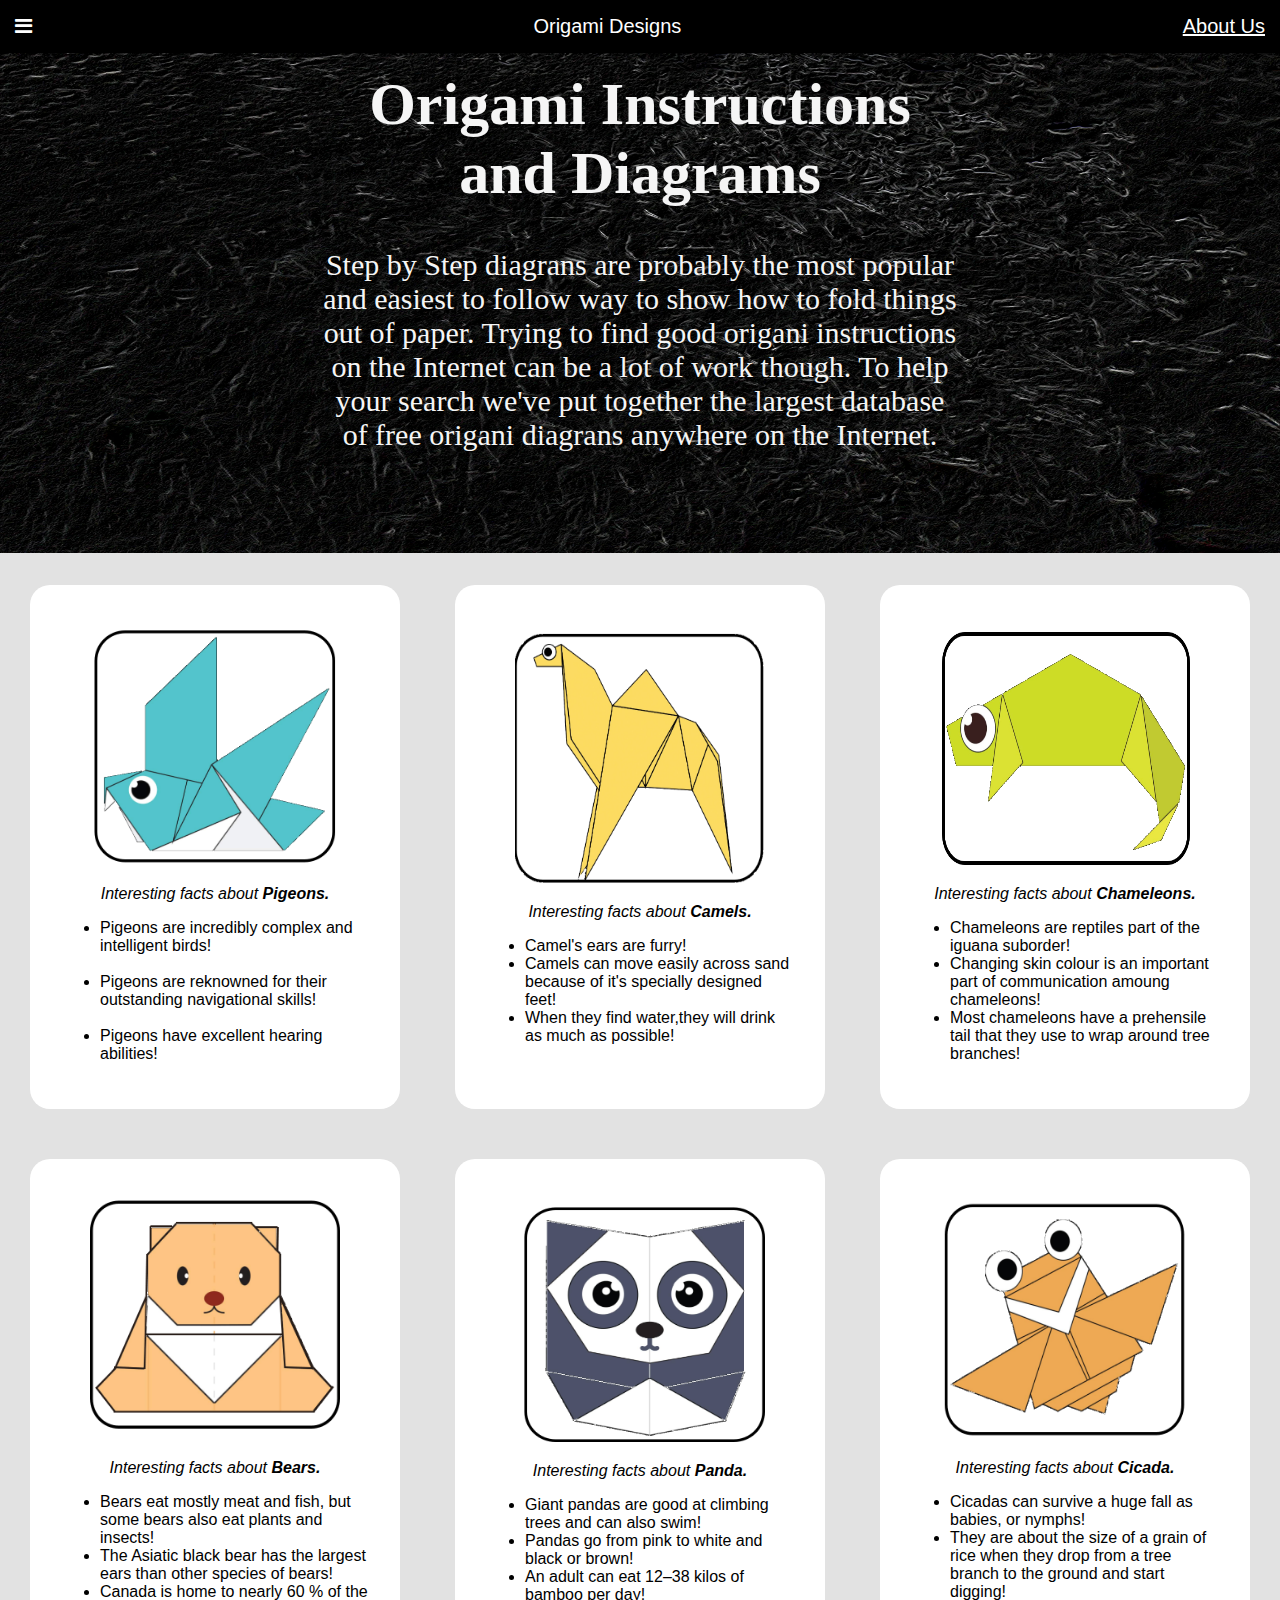
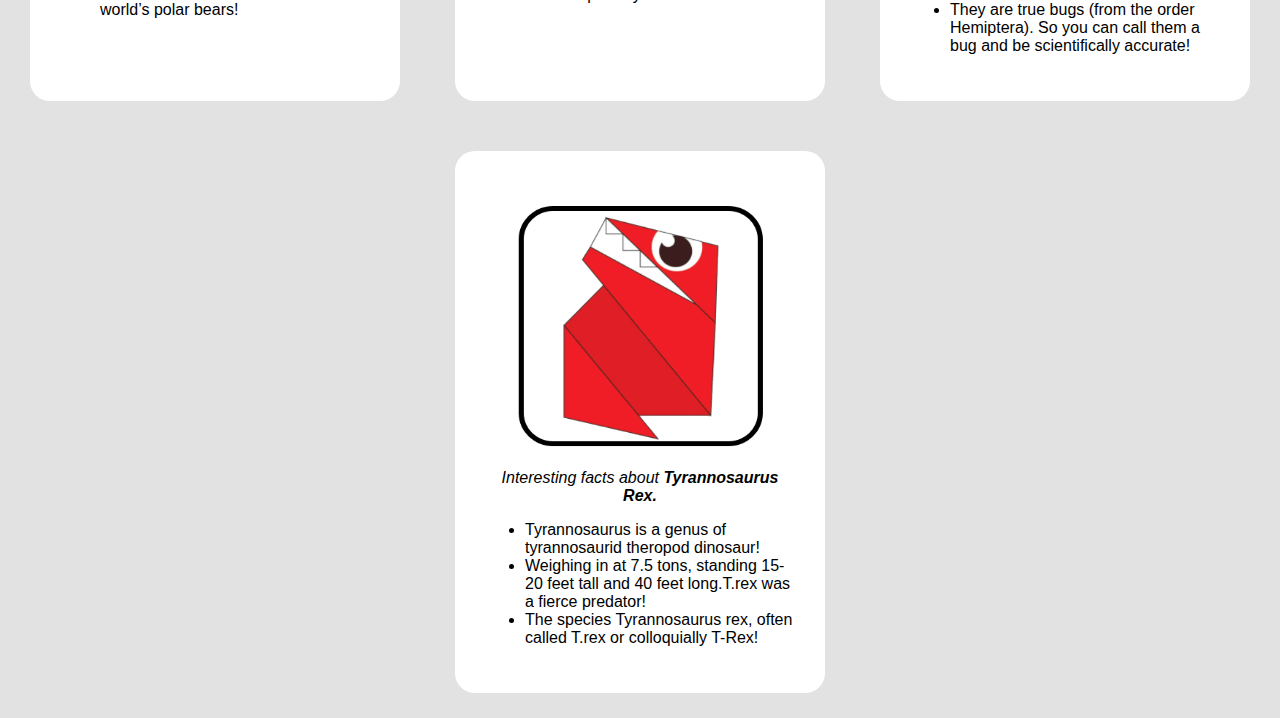
<file: index.html>
<!DOCTYPE html>
<html>
<head>
    <link rel="stylesheet" href="https://cdnjs.cloudflare.com/ajax/libs/font-awesome/4.7.0/css/font-awesome.min.css">
<title>Origami Designs</title>
<link rel="stylesheet" type="text/css" href="style.css"/>
</head>
<body>
   
<div class="header">
<div class="menu">
    <div class="bars"><a href="bars.html"> <i class="fa fa-bars"></i></a></div>
    <div >Origami Designs</div>
    <div ><a href="aboutus.html">About Us</a></div>
</div>    
</div>
<div class="bodyimg">
<img src="bg.png" height="500px" width="100%">
<div class="text">
<h1><center>Origami Instructions and Diagrams</center> </h1>
<p><center>Step by Step diagrans are probably the most popular and easiest to follow way to show how to fold things out of paper.
    Trying to find good origani instructions on the Internet can be a lot of work though. To help your search we've put
    together the largest database of free origani diagrans anywhere on the Internet.</center></p>
</div>
</div>

<div class="grid">
    <div class="origami">
        <center>
   
            <a href="http://origami.me/pigeon/"> <img src="pigeon.png" width="250" height="250"></a>
    <p><i>Interesting facts about <b>Pigeons.</b></i></p>
</center>

    <ul>
    <li>Pigeons are incredibly complex and intelligent birds!</li>
    <br>
    <li>Pigeons are reknowned for their outstanding navigational skills!</li>
    <br>
    <li>Pigeons have excellent hearing abilities!</li>
    </ul>
   
 
</div>
<div class="origami">
    <center>
        <br>
        <a href="http://origami.me/camel/"><img src="camel.png" width="250" height="250"></a>
  
    <br/>
    <p><i>Interesting facts about <b>Camels.</b></i></p>
</center>

    <ul>
    <li>Camel's ears are furry!</li>
    <li>Camels can move easily across sand because of it's specially designed feet!</li>
    <li>When they find water,they will drink as much as possible!</li>
    </ul>
   
</div>
<div class="origami">
    <center>
        <a href="http://origami.me/chameleon/"><img src="chameleon.png" width="250" height="250"></a>
    <br/>
    <p><i>Interesting facts about <b>Chameleons.</b></i></p>
</center>

    <ul>
    <li>Chameleons are reptiles part of the iguana suborder!</li>
    <li>Changing skin colour is an important part of communication amoung chameleons!</li>
    <li>Most chameleons have a prehensile tail that they use to wrap around tree branches!</li>
    </ul>
   
   
</div>
<div class="origami">
    <center>
  
        <a href="http://origami.me/teddy-bear/">  <img src="teddy.png" width="250" height="250"></a>
    <p><i>Interesting facts about <b>Bears.</b></i></p>
</center>

    <ul>
    <li>Bears eat mostly meat and fish, but some bears also eat plants and insects!</li>
    <li> The Asiatic black bear has the largest ears than other species of bears!</li>
    <li>Canada is home to nearly 60 % of the world’s polar bears!</li>
    </ul>
   
   

</div>
<div class="origami">
    <center>
        <br>
        <a href="http://origami.me/panda/"> <img src="panda.png" width="250" height="235"></a>
    <br/>
    <p><i>Interesting facts about <b>Panda.</b></i></p>
</center>

    <ul>
    <li>Giant pandas are good at climbing trees and can also swim!</li>
    <li>Pandas go from pink to white and black or brown!</li>
    <li>An adult can eat 12–38 kilos of bamboo per day!</li>
    </ul>
   
   
</div>
<div class="origami">
    <center>
        <a href="http://origami.me/flying-cicada/"> <img src="cicada.png" width="250" height="250">    </a>

    <p><i>Interesting facts about <b>Cicada.</b></i></p>
</center>

    <ul>
    <li>Cicadas can survive a huge fall as babies, or nymphs!</li>
    <li> They are about the size of a grain of rice when they drop from a tree branch to the ground and start digging!</li>
    <li>They are true bugs (from the order Hemiptera). So you can call them a bug and be scientifically accurate!</li>
    </ul>
   
</div>
<div class="origami">
    <center>
        <br>
        <a href="https://origami.me/t-rex/"><img src="trex.png" width="250" height="250"></a>
    <p><i>Interesting facts about <b>Tyrannosaurus Rex.</b></i></p>
</center>

    <ul>
    <li>Tyrannosaurus is a genus of tyrannosaurid theropod dinosaur!</li>
    <li>Weighing in at 7.5 tons, standing 15-20 feet tall and 40 feet long.T.rex was a fierce predator!</li>
    <li>The species Tyrannosaurus rex, often called T.rex or colloquially T-Rex!</li>
    </ul>
</div>



</div>
</body>


</html>
</file>
<file: style.css>
.menu{

    display: flex;
    justify-content: space-between;
    background-color: #000000;
    padding: 15px;
    font-size: 20px;
    font-family: sans-serif;
    font-weight: 400;
    color: #ffffff;
}
a:link{
    color: #ffffff;
}
  
    body{
        margin: 0px;
        background-color: #e2e2e2;
    }
    .bodyimg{
        color: #f5f5f5;
        font-size: 30px;
    }
    .grid{
        display: flex;
        justify-content: space-evenly;
        flex-wrap: wrap;
    }
    
    .origami{
        border-radius: 20px;
        background-color: #ffffff;
        padding: 30px;
        margin: 25px;
        width: 310px;
        font-family:Arial, Helvetica, sans-serif;
    }
    .bodyimg{
position: relative;
    }
    .text{
        position: absolute;
        top:40%;
        left:50%;
        transform: translate(-50%,-50%);
    }
</file>
